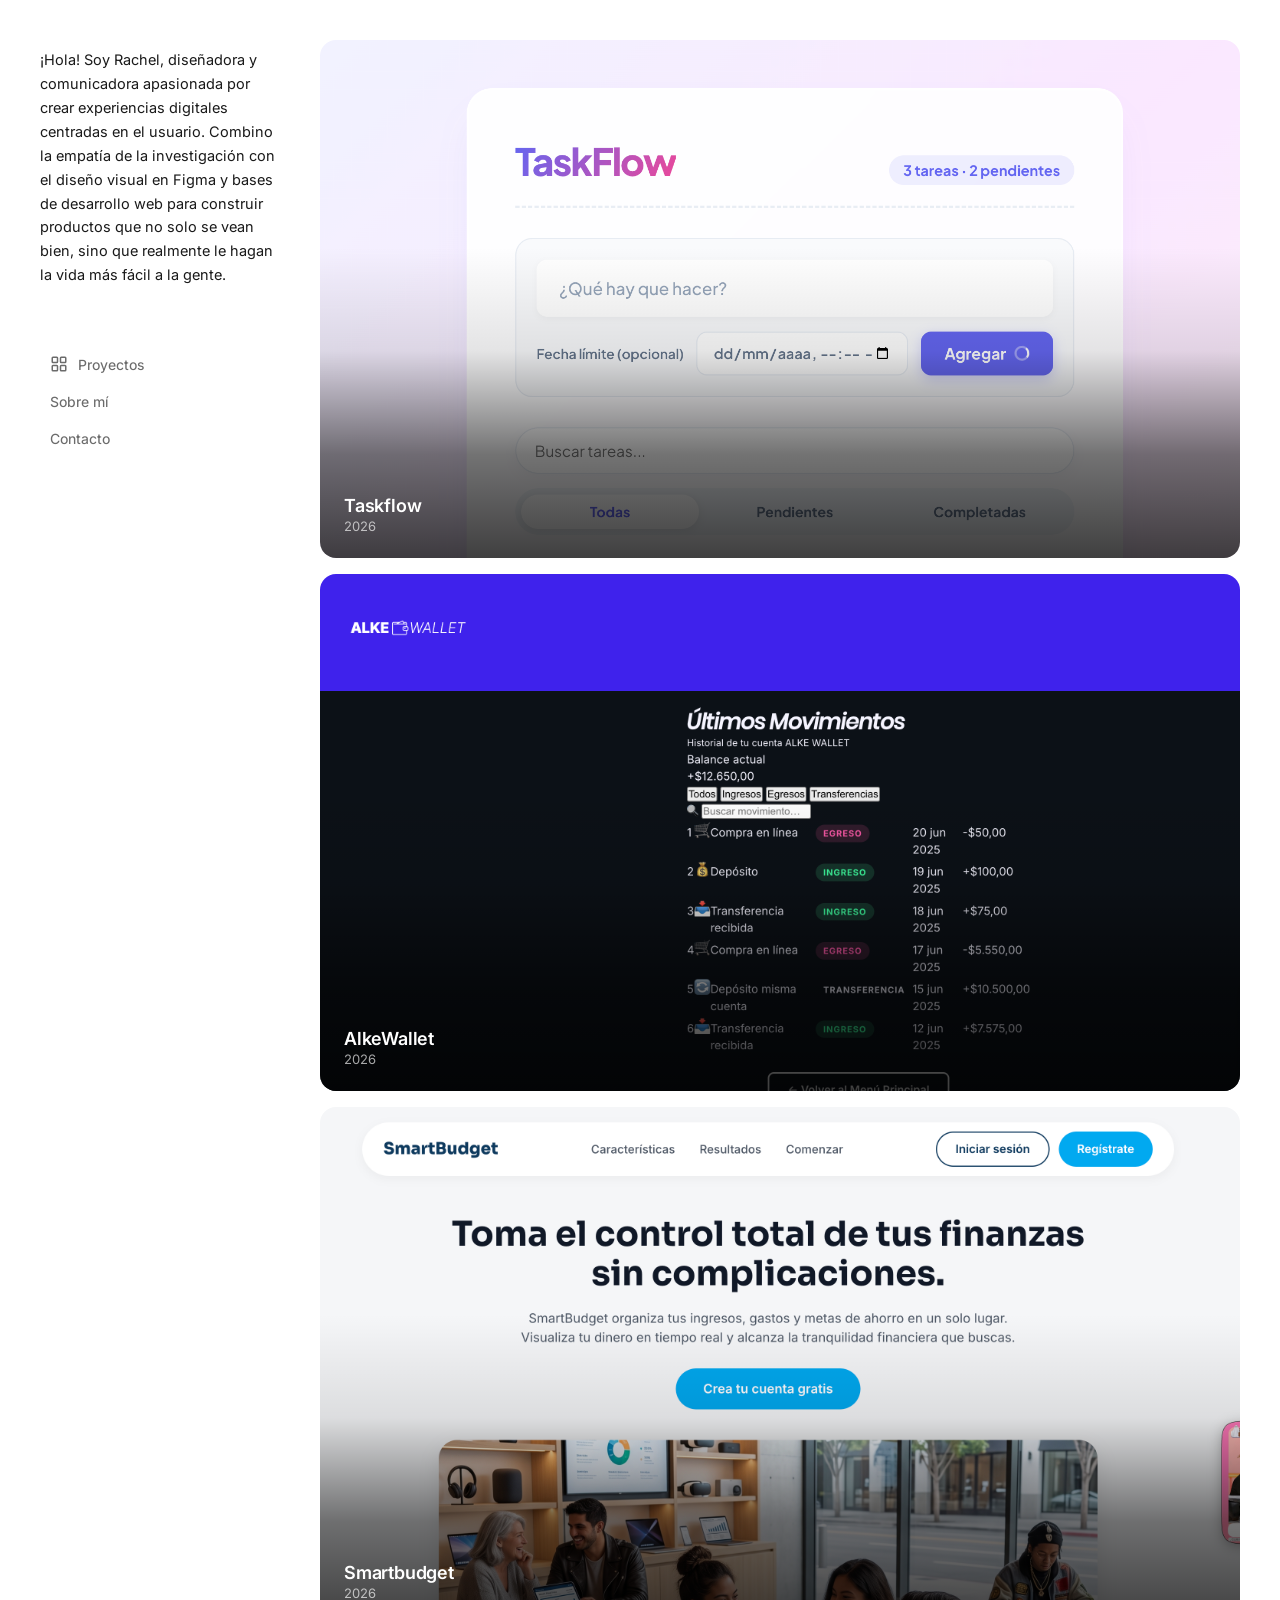
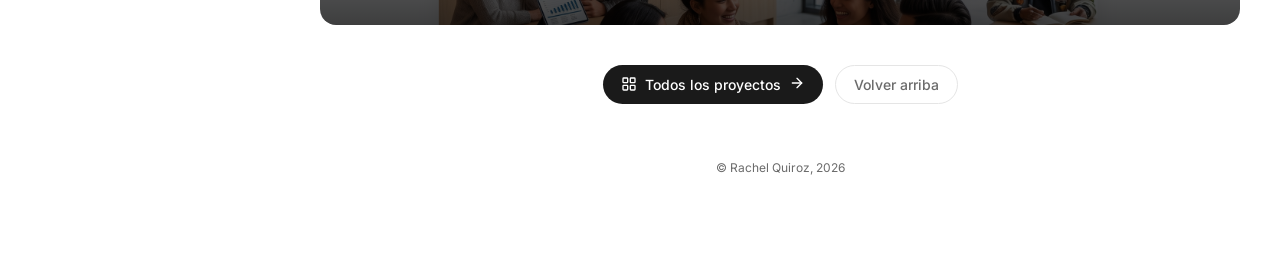
<file: index.html>
<!DOCTYPE html>
<html lang="en">

<head>
  <meta charset="UTF-8" />
  <meta name="viewport" content="width=device-width, initial-scale=1.0" />
  <title>Rachel Quiroz - Product Designer</title>
  <link rel="stylesheet" href="./assets/style.css">
  <link rel="preconnect" href="https://fonts.googleapis.com" />
  <link rel="preconnect" href="https://fonts.gstatic.com" crossorigin />
  <link href="https://fonts.googleapis.com/css2?family=Inter:wght@300;400;500;600&display=swap" rel="stylesheet" />

  <head>

  <body>

    <!-- Mobile bottom nav -->
    <nav class="nav-tabs">
      <a href="#">
        <svg viewBox="0 0 24 24" fill="none" stroke="currentColor" stroke-width="2" stroke-linecap="round"
          stroke-linejoin="round">
          <rect x="3" y="3" width="7" height="7" rx="1" />
          <rect x="14" y="3" width="7" height="7" rx="1" />
          <rect x="3" y="14" width="7" height="7" rx="1" />
          <rect x="14" y="14" width="7" height="7" rx="1" />
        </svg>
        Work
      </a>
      <a href="sobremi.html" target="_blank">
        <svg viewBox="0 0 24 24" fill="none" stroke="currentColor" stroke-width="2" stroke-linecap="round"
          stroke-linejoin="round">
          <path d="M4 4l11.733 16h4.267l-11.733-16z" />
          <path d="M4 20l6.768-6.768m2.46-2.46L20 4" />
        </svg>

      </a>
      <a href="contacto.html" target="_blank">
        <svg viewBox="0 0 24 24" fill="none" stroke="currentColor" stroke-width="2" stroke-linecap="round"
          stroke-linejoin="round">
          <path d="M11 17.5v-6.5h.5l4 6h.5v-6.5" />
          <path
            d="M19.077 20.071l-11.53.887a1 1 0 0 1-.876-.397l-2.471-3.294a1 1 0 0 1-.2-.6v-10.741a1 1 0 0 1 .923-.997l11.389-.876a2 2 0 0 1 1.262.33l1.535 1.023a2 2 0 0 1 .891 1.664v12.004a1 1 0 0 1-.923.997z" />
          <path d="M4.5 5.5l2.5 2.5" />
          <path d="M20 7l-13 1v12.5" />
        </svg>
        About me
      </a>
    </nav>

    <div class="home">

      <!-- ── SIDEBAR ── -->
      <section class="sidebar">
        <div class="intro">
          <p>¡Hola! Soy Rachel, diseñadora y comunicadora apasionada por crear experiencias digitales centradas en el
            usuario. Combino la empatía de la investigación con el diseño visual en Figma y bases de desarrollo web para
            construir productos que no solo se vean bien, sino que realmente le hagan la vida más fácil a la gente.
          <p>
        </div>

        <nav class="sidebar-nav">
          <a href="#">
            <svg viewBox="0 0 24 24" fill="none" stroke="currentColor" stroke-width="2" stroke-linecap="round"
              stroke-linejoin="round">
              <rect x="3" y="3" width="7" height="7" rx="1" />
              <rect x="14" y="3" width="7" height="7" rx="1" />
              <rect x="3" y="14" width="7" height="7" rx="1" />
              <rect x="14" y="14" width="7" height="7" rx="1" />
            </svg>
            Proyectos
          </a>
          <a href="sobremi.html" target="_blank">

            Sobre mí
          </a>
          <a href="contacto.html" target="_blank">

            Contacto
          </a>
        </nav>
      </section>

      <!-- ── PROJECTS ── -->
      <section class="featured-projects">

        <!-- Project 1 -->
        <a href="https://github.com/soylarach/TaskFlow" target="_blank" class="project-card">
          <img class="project-thumbnail" src="./assets/img/taskflow.png" alt="Taskflow" />
          <div class="project-overlay">
            <div class="project-info">
              <span class="project-title">Taskflow</span>
              <span class="project-year">2026</span>
            </div>
          </div>
        </a>

        <!-- Project 2 -->
        <a href="https://github.com/soylarach/AlkeWallet" target="_blank" class="project-card">
          <img class="project-thumbnail" src="./assets/img/alke.png" alt="AlkeWallet" />
          <div class="project-overlay">
            <div class="project-info">
              <span class="project-title">AlkeWallet</span>
              <span class="project-year">2026</span>
            </div>
          </div>
        </a>

        <!-- Project 3 -->
        <a href="https://github.com/soylarach/SmartBudget" target="_blank" class="project-card">
          <img class="project-thumbnail" src="./assets/img/smartbudget.png" alt="Smartbudget"/>
          <div class="project-overlay">
            <div class="project-info">
              <span class="project-title">Smartbudget</span>
              <span class="project-year">2026</span>
            </div>
          </div>
        </a>

        <!-- View All -->
        <div class="view-all-wrap">
          <a href="https://rqsalinas.myportfolio.com" target="_blank" rel="noopener noreferrer"
            class="btn btn-secondary">
            <svg viewBox="0 0 24 24" fill="none" stroke="currentColor" stroke-width="2" stroke-linecap="round"
              stroke-linejoin="round">
              <rect x="3" y="3" width="7" height="7" rx="1" />
              <rect x="14" y="3" width="7" height="7" rx="1" />
              <rect x="3" y="14" width="7" height="7" rx="1" />
              <rect x="14" y="14" width="7" height="7" rx="1" />
            </svg>
            Todos los proyectos
            <div class="btn-arrow">
              <svg viewBox="0 0 24 24" fill="none" stroke="currentColor" stroke-width="2" stroke-linecap="round"
                stroke-linejoin="round">
                <line x1="5" y1="12" x2="19" y2="12" />
                <polyline points="12 5 19 12 12 19" />
              </svg>
            </div>
          </a>

          <button class="btn btn-tertiary" onclick="window.scrollTo({ top: 0, behavior: 'smooth' });">
            Volver arriba
          </button>
        </div>

        <footer>
          <p>© Rachel Quiroz, 2026</p>
        </footer>

  </body>

</html>
</file>
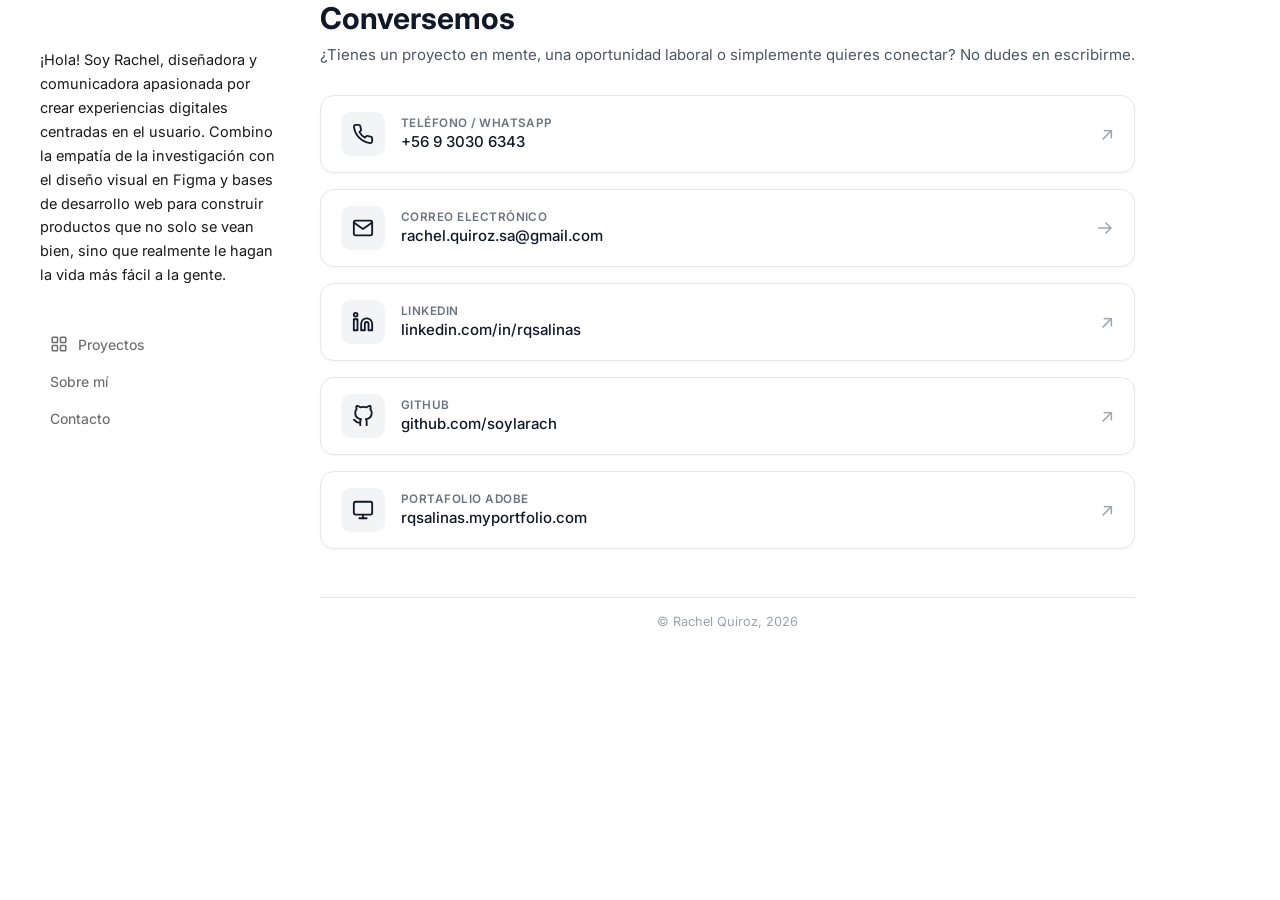
<file: contacto.html>
<!DOCTYPE html>
<html lang="es">

<head>
  <meta charset="UTF-8" />
  <meta name="viewport" content="width=device-width, initial-scale=1.0" />
  <title>Rachel Quiroz - Contacto</title>
  <link rel="stylesheet" href="./assets/style.css">
  <link rel="preconnect" href="https://fonts.googleapis.com" />
  <link rel="preconnect" href="https://fonts.gstatic.com" crossorigin />
  <link href="https://fonts.googleapis.com/css2?family=Inter:wght@300;400;500;600&display=swap" rel="stylesheet" />
</head>

<body>

  <!-- Mobile bottom nav -->
  <nav class="nav-tabs">
    <a href="./index.html">
      <svg viewBox="0 0 24 24" fill="none" stroke="currentColor" stroke-width="2" stroke-linecap="round" stroke-linejoin="round">
        <rect x="3" y="3" width="7" height="7" rx="1" />
        <rect x="14" y="3" width="7" height="7" rx="1" />
        <rect x="3" y="14" width="7" height="7" rx="1" />
        <rect x="14" y="14" width="7" height="7" rx="1" />
      </svg>
      Work
    </a>
    <a href="./sobremi.html">
      <svg viewBox="0 0 24 24" fill="none" stroke="currentColor" stroke-width="2" stroke-linecap="round" stroke-linejoin="round">
        <circle cx="12" cy="7" r="4" />
        <path d="M20 21v-2a4 4 0 0 0-4-4H8a4 4 0 0 0-4 4v2" />
      </svg>
      About me
    </a>
    <a href="./contacto.html" class="active">
      <svg viewBox="0 0 24 24" fill="none" stroke="currentColor" stroke-width="2" stroke-linecap="round" stroke-linejoin="round">
        <path d="M4 4h16c1.1 0 2 .9 2 2v12c0 1.1-.9 2-2 2H4c-1.1 0-2-.9-2-2V6c0-1.1.9-2 2-2z" />
        <polyline points="22,6 12,13 2,6" />
      </svg>
      Contacto
    </a>
  </nav>

  <div class="home">

    <!-- ── BARRA LATERAL IZQUIERDA ── -->
    <section class="sidebar">
      <div class="intro">
        <p>¡Hola! Soy Rachel, diseñadora y comunicadora apasionada por crear experiencias digitales centradas en el
          usuario. Combino la empatía de la investigación con el diseño visual en Figma y bases de desarrollo web para
          construir productos que no solo se vean bien, sino que realmente le hagan la vida más fácil a la gente.
        </p>
      </div>

      <nav class="sidebar-nav">
        <a href="./index.html">
          <svg viewBox="0 0 24 24" fill="none" stroke="currentColor" stroke-width="2" stroke-linecap="round" stroke-linejoin="round">
            <rect x="3" y="3" width="7" height="7" rx="1" />
            <rect x="14" y="3" width="7" height="7" rx="1" />
            <rect x="3" y="14" width="7" height="7" rx="1" />
            <rect x="14" y="14" width="7" height="7" rx="1" />
          </svg>
          Proyectos
        </a>
        <a href="./sobremi.html">
          Sobre mí
        </a>
        <a href="./contacto.html" class="active">
          Contacto
        </a>
      </nav>
    </section>

    <!-- ── CONTENIDO PRINCIPAL: CONTACTO (AL CENTRO) ── -->
    <main class="contact-content">

      <header class="contact-header">
        <h1 style="color: #111827; margin-bottom: 8px;">Conversemos</h1>
        <p style="color: #4b5563; font-size: 1rem; line-height: 1.5; margin-bottom: 28px;">
          ¿Tienes un proyecto en mente, una oportunidad laboral o simplemente quieres conectar? No dudes en escribirme.
        </p>
      </header>

      <section class="contact-list" style="display: flex; flex-direction: column; gap: 16px;">
        
        <!-- Teléfono / WhatsApp -->
        <a href="https://wa.me/56930306343" target="_blank" rel="noopener noreferrer" style="display: flex; align-items: center; gap: 16px; padding: 16px 20px; background-color: #ffffff; border: 1px solid #e5e7eb; border-radius: 14px; text-decoration: none; color: #111827; box-shadow: 0 1px 3px rgba(0,0,0,0.04);">
          <div style="width: 44px; height: 44px; min-width: 44px; background-color: #f3f4f6; border-radius: 10px; display: flex; align-items: center; justify-content: center; flex-shrink: 0;">
            <svg width="22" height="22" viewBox="0 0 24 24" fill="none" stroke="#111827" stroke-width="2" stroke-linecap="round" stroke-linejoin="round">
              <path d="M22 16.92v3a2 2 0 0 1-2.18 2 19.79 19.79 0 0 1-8.63-3.07 19.5 19.5 0 0 1-6-6 19.79 19.79 0 0 1-3.07-8.67A2 2 0 0 1 4.11 2h3a2 2 0 0 1 2 1.72 12.84 12.84 0 0 0 .7 2.81 2 2 0 0 1-.45 2.11L8.09 9.91a16 16 0 0 0 6 6l1.27-1.27a2 2 0 0 1 2.11-.45 12.84 12.84 0 0 0 2.81.7A2 2 0 0 1 22 16.92z"/>
            </svg>
          </div>
          <div style="flex: 1; display: flex; flex-direction: column; text-align: left;">
            <span style="font-size: 0.78rem; text-transform: uppercase; letter-spacing: 0.04em; color: #6b7280; font-weight: 600;">Teléfono / WhatsApp</span>
            <span style="font-size: 1rem; font-weight: 500; color: #111827; margin-top: 2px;">+56 9 3030 6343</span>
          </div>
          <span style="color: #9ca3af; font-size: 1.25rem;">↗</span>
        </a>

        <!-- Correo electrónico -->
        <a href="mailto:rachel.quiroz.sa@gmail.com" style="display: flex; align-items: center; gap: 16px; padding: 16px 20px; background-color: #ffffff; border: 1px solid #e5e7eb; border-radius: 14px; text-decoration: none; color: #111827; box-shadow: 0 1px 3px rgba(0,0,0,0.04);">
          <div style="width: 44px; height: 44px; min-width: 44px; background-color: #f3f4f6; border-radius: 10px; display: flex; align-items: center; justify-content: center; flex-shrink: 0;">
            <svg width="22" height="22" viewBox="0 0 24 24" fill="none" stroke="#111827" stroke-width="2" stroke-linecap="round" stroke-linejoin="round">
              <path d="M4 4h16c1.1 0 2 .9 2 2v12c0 1.1-.9 2-2 2H4c-1.1 0-2-.9-2-2V6c0-1.1.9-2 2-2z" />
              <polyline points="22,6 12,13 2,6" />
            </svg>
          </div>
          <div style="flex: 1; display: flex; flex-direction: column; text-align: left;">
            <span style="font-size: 0.78rem; text-transform: uppercase; letter-spacing: 0.04em; color: #6b7280; font-weight: 600;">Correo electrónico</span>
            <span style="font-size: 1rem; font-weight: 500; color: #111827; margin-top: 2px;">rachel.quiroz.sa@gmail.com</span>
          </div>
          <span style="color: #9ca3af; font-size: 1.25rem;">→</span>
        </a>

        <!-- LinkedIn -->
        <a href="https://www.linkedin.com/in/rqsalinas" target="_blank" rel="noopener noreferrer" style="display: flex; align-items: center; gap: 16px; padding: 16px 20px; background-color: #ffffff; border: 1px solid #e5e7eb; border-radius: 14px; text-decoration: none; color: #111827; box-shadow: 0 1px 3px rgba(0,0,0,0.04);">
          <div style="width: 44px; height: 44px; min-width: 44px; background-color: #f3f4f6; border-radius: 10px; display: flex; align-items: center; justify-content: center; flex-shrink: 0;">
            <svg width="22" height="22" viewBox="0 0 24 24" fill="none" stroke="#111827" stroke-width="2" stroke-linecap="round" stroke-linejoin="round">
              <path d="M16 8a6 6 0 0 1 6 6v7h-4v-7a2 2 0 0 0-2-2 2 2 0 0 0-2 2v7h-4v-7a6 6 0 0 1 6-6z" />
              <rect x="2" y="9" width="4" height="12" />
              <circle cx="4" cy="4" r="2" />
            </svg>
          </div>
          <div style="flex: 1; display: flex; flex-direction: column; text-align: left;">
            <span style="font-size: 0.78rem; text-transform: uppercase; letter-spacing: 0.04em; color: #6b7280; font-weight: 600;">LinkedIn</span>
            <span style="font-size: 1rem; font-weight: 500; color: #111827; margin-top: 2px;">linkedin.com/in/rqsalinas</span>
          </div>
          <span style="color: #9ca3af; font-size: 1.25rem;">↗</span>
        </a>

        <!-- GitHub -->
        <a href="https://github.com/soylarach" target="_blank" rel="noopener noreferrer" style="display: flex; align-items: center; gap: 16px; padding: 16px 20px; background-color: #ffffff; border: 1px solid #e5e7eb; border-radius: 14px; text-decoration: none; color: #111827; box-shadow: 0 1px 3px rgba(0,0,0,0.04);">
          <div style="width: 44px; height: 44px; min-width: 44px; background-color: #f3f4f6; border-radius: 10px; display: flex; align-items: center; justify-content: center; flex-shrink: 0;">
            <svg width="22" height="22" viewBox="0 0 24 24" fill="none" stroke="#111827" stroke-width="2" stroke-linecap="round" stroke-linejoin="round">
              <path d="M9 19c-5 1.5-5-2.5-7-3m14 6v-3.87a3.37 3.37 0 0 0-.94-2.61c3.14-.35 6.44-1.54 6.44-7A5.44 5.44 0 0 0 20 4.77 5.07 5.07 0 0 0 19.91 1S18.73.65 16 2.48a13.38 13.38 0 0 0-7 0C6.27.65 5.09 1 5.09 1A5.07 5.07 0 0 0 5 4.77a5.44 5.44 0 0 0-1.5 3.78c0 5.42 3.3 6.61 6.44 7A3.37 3.37 0 0 0 9 18.13V22" />
            </svg>
          </div>
          <div style="flex: 1; display: flex; flex-direction: column; text-align: left;">
            <span style="font-size: 0.78rem; text-transform: uppercase; letter-spacing: 0.04em; color: #6b7280; font-weight: 600;">GitHub</span>
            <span style="font-size: 1rem; font-weight: 500; color: #111827; margin-top: 2px;">github.com/soylarach</span>
          </div>
          <span style="color: #9ca3af; font-size: 1.25rem;">↗</span>
        </a>

        <!-- Portafolio Adobe -->
        <a href="https://rqsalinas.myportfolio.com" target="_blank" rel="noopener noreferrer" style="display: flex; align-items: center; gap: 16px; padding: 16px 20px; background-color: #ffffff; border: 1px solid #e5e7eb; border-radius: 14px; text-decoration: none; color: #111827; box-shadow: 0 1px 3px rgba(0,0,0,0.04);">
          <div style="width: 44px; height: 44px; min-width: 44px; background-color: #f3f4f6; border-radius: 10px; display: flex; align-items: center; justify-content: center; flex-shrink: 0;">
            <svg width="22" height="22" viewBox="0 0 24 24" fill="none" stroke="#111827" stroke-width="2" stroke-linecap="round" stroke-linejoin="round">
              <rect x="2" y="3" width="20" height="14" rx="2" ry="2" />
              <line x1="8" y1="21" x2="16" y2="21" />
              <line x1="12" y1="17" x2="12" y2="21" />
            </svg>
          </div>
          <div style="flex: 1; display: flex; flex-direction: column; text-align: left;">
            <span style="font-size: 0.78rem; text-transform: uppercase; letter-spacing: 0.04em; color: #6b7280; font-weight: 600;">Portafolio Adobe</span>
            <span style="font-size: 1rem; font-weight: 500; color: #111827; margin-top: 2px;">rqsalinas.myportfolio.com</span>
          </div>
          <span style="color: #9ca3af; font-size: 1.25rem;">↗</span>
        </a>

      </section>

      <footer style="margin-top: 48px; border-top: 1px solid #e5e7eb; padding-top: 16px;">
        <p style="color: #9ca3af; font-size: 0.85rem;">© Rachel Quiroz, 2026</p>
      </footer>

    </main>

  </div>

</body>

</html>
</file>
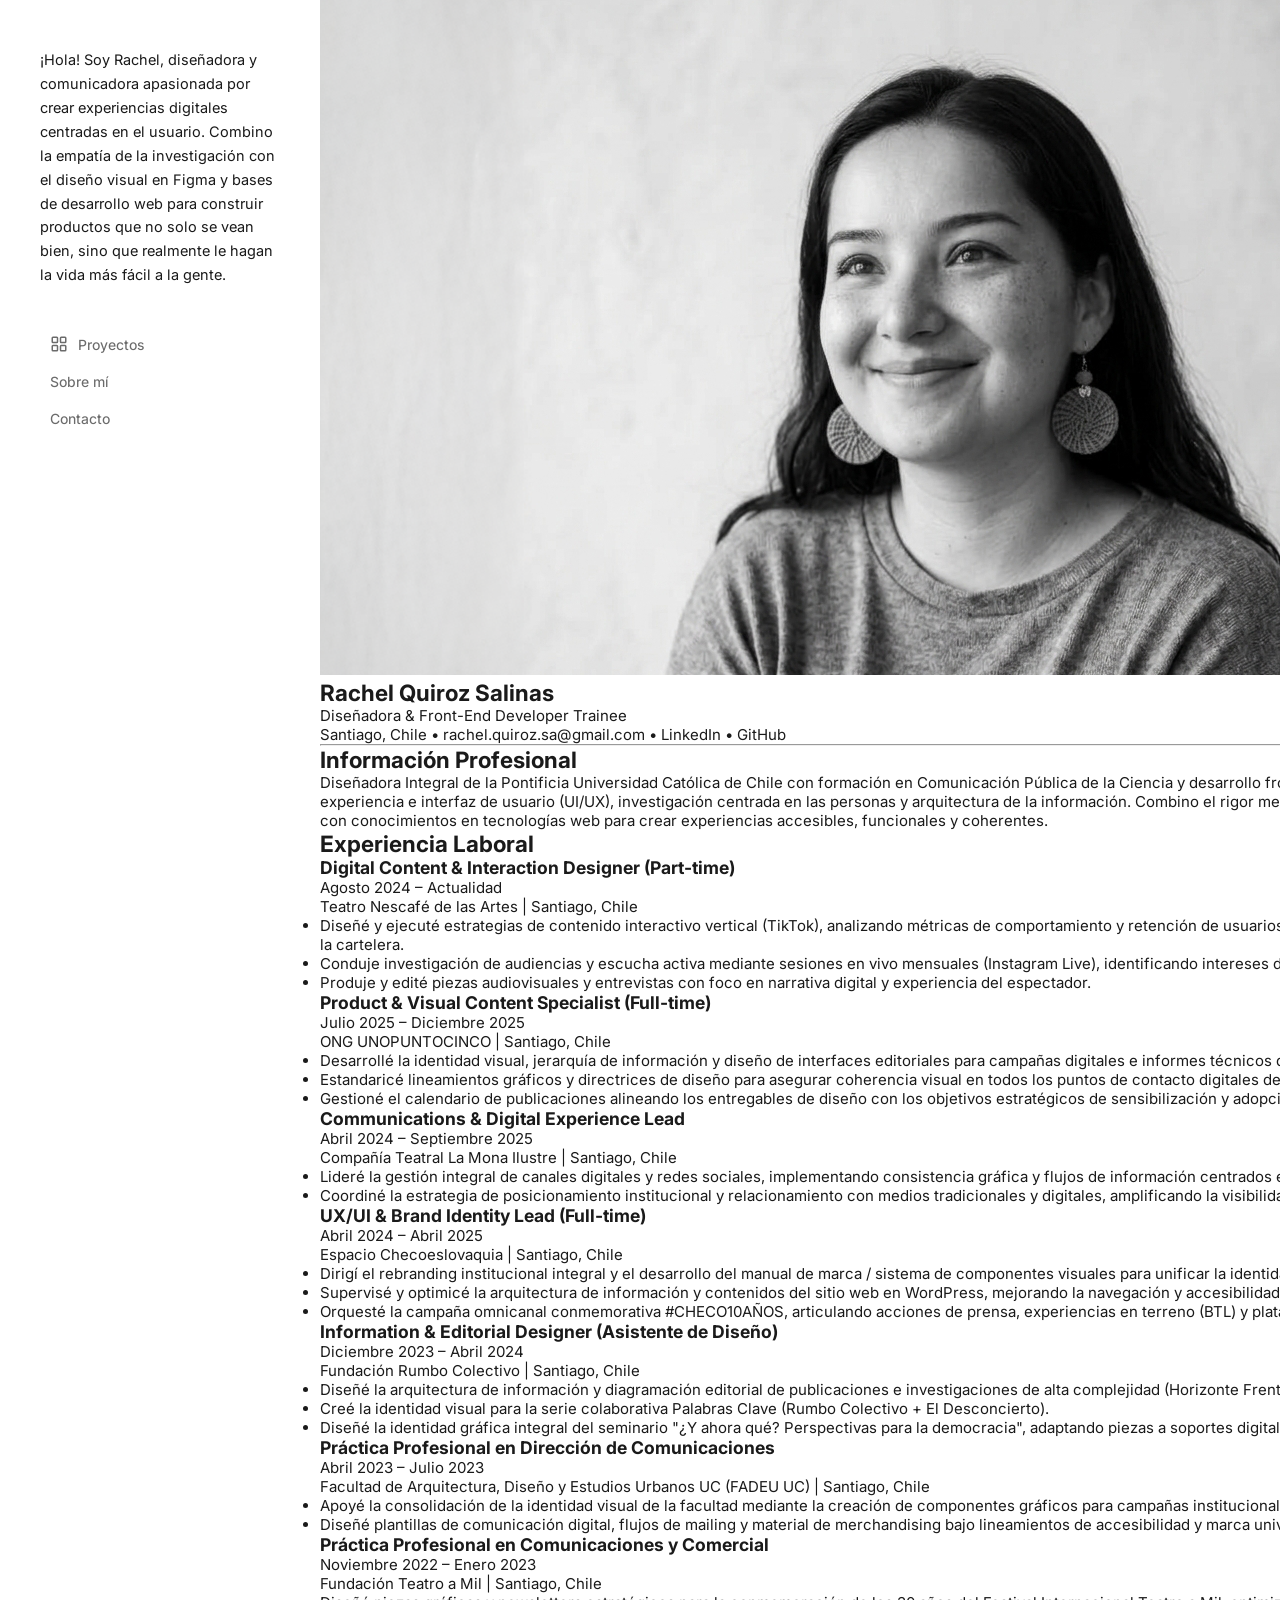
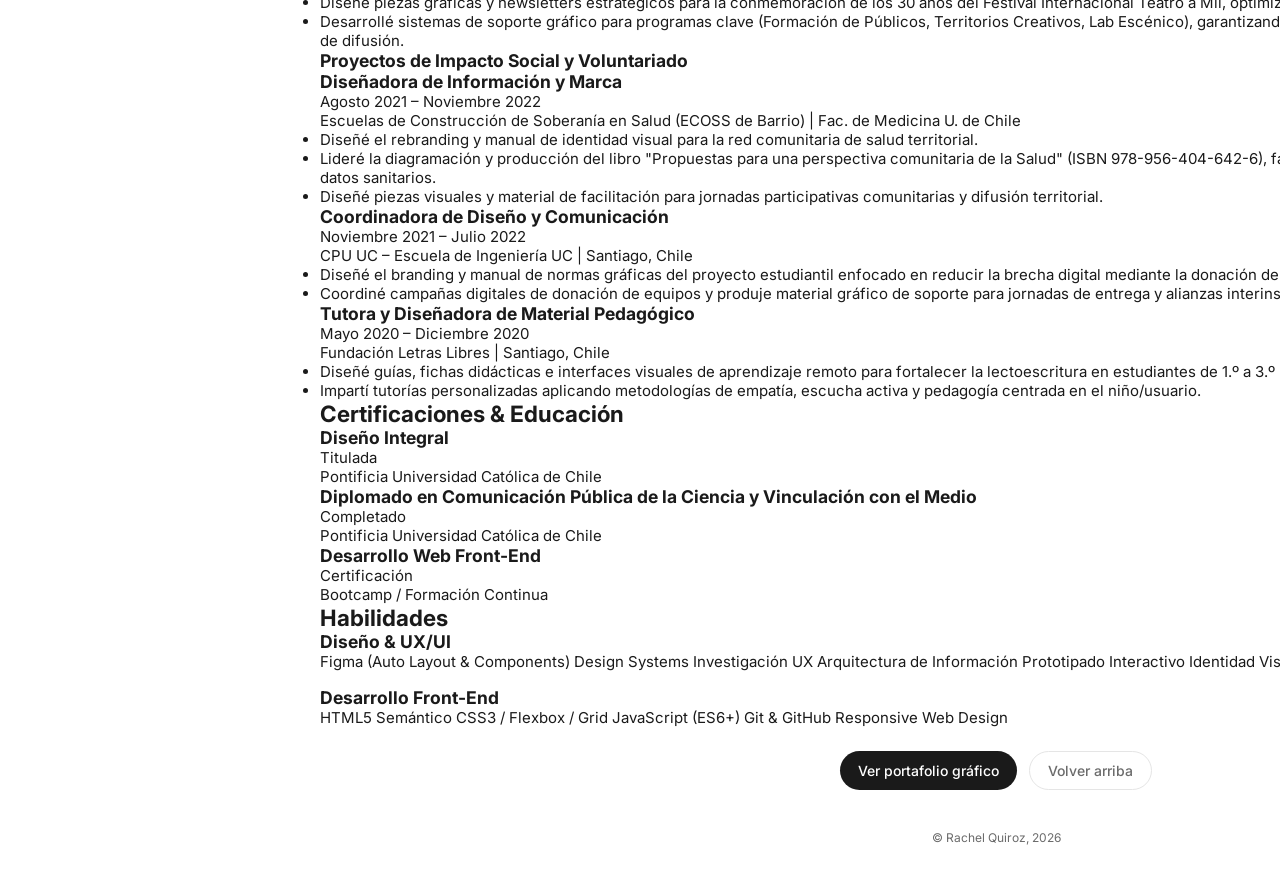
<file: sobremi.html>
<!DOCTYPE html>
<html lang="es">

<head>
  <meta charset="UTF-8" />
  <meta name="viewport" content="width=device-width, initial-scale=1.0" />
  <title>Rachel Quiroz - Sobre mí / CV</title>
  <link rel="stylesheet" href="./assets/style.css">
  <link rel="preconnect" href="https://fonts.googleapis.com" />
  <link rel="preconnect" href="https://fonts.gstatic.com" crossorigin />
  <link href="https://fonts.googleapis.com/css2?family=Inter:wght@300;400;500;600&display=swap" rel="stylesheet" />
</head>

<body>

  <!-- Mobile bottom nav -->
  <nav class="nav-tabs">
    <a href="./index.html">
      <svg viewBox="0 0 24 24" fill="none" stroke="currentColor" stroke-width="2" stroke-linecap="round" stroke-linejoin="round">
        <rect x="3" y="3" width="7" height="7" rx="1" />
        <rect x="14" y="3" width="7" height="7" rx="1" />
        <rect x="3" y="14" width="7" height="7" rx="1" />
        <rect x="14" y="14" width="7" height="7" rx="1" />
      </svg>
      Work
    </a>
    <a href="./sobremi.html" class="active">
      <svg viewBox="0 0 24 24" fill="none" stroke="currentColor" stroke-width="2" stroke-linecap="round" stroke-linejoin="round">
        <circle cx="12" cy="7" r="4" />
        <path d="M20 21v-2a4 4 0 0 0-4-4H8a4 4 0 0 0-4 4v2" />
      </svg>
      About me
    </a>
    <a href="./contacto.html">
      <svg viewBox="0 0 24 24" fill="none" stroke="currentColor" stroke-width="2" stroke-linecap="round" stroke-linejoin="round">
        <path d="M4 4h16c1.1 0 2 .9 2 2v12c0 1.1-.9 2-2 2H4c-1.1 0-2-.9-2-2V6c0-1.1.9-2 2-2z" />
        <polyline points="22,6 12,13 2,6" />
      </svg>
      Contacto
    </a>
  </nav>

  <div class="home">

    <!-- ── SIDEBAR (Idéntica a index.html) ── -->
    <section class="sidebar">
      <div class="intro">
        <p>¡Hola! Soy Rachel, diseñadora y comunicadora apasionada por crear experiencias digitales centradas en el
          usuario. Combino la empatía de la investigación con el diseño visual en Figma y bases de desarrollo web para
          construir productos que no solo se vean bien, sino que realmente le hagan la vida más fácil a la gente.
        </p>
      </div>

      <nav class="sidebar-nav">
        <a href="./index.html">
          <svg viewBox="0 0 24 24" fill="none" stroke="currentColor" stroke-width="2" stroke-linecap="round" stroke-linejoin="round">
            <rect x="3" y="3" width="7" height="7" rx="1" />
            <rect x="14" y="3" width="7" height="7" rx="1" />
            <rect x="3" y="14" width="7" height="7" rx="1" />
            <rect x="14" y="14" width="7" height="7" rx="1" />
          </svg>
          Proyectos
        </a>
        <a href="./sobremi.html" class="active">
          Sobre mí
        </a>
        <a href="./contacto.html">
          Contacto
        </a>
      </nav>
    </section>

    <!-- ── CONTENIDO PRINCIPAL: CV ── -->
    <main class="cv-content">

      <!-- 1. INFORMACIÓN PERSONAL CON FOTO -->
      <section class="cv-personal">
        <div class="cv-avatar-wrap">
          <img src="./assets/img/Rachel retrato.png" alt="Rachel Quiroz Salinas" class="cv-avatar" />
        </div>
        <div class="cv-personal-details">
          <h1>Rachel Quiroz Salinas</h1>
          <p class="cv-role">Diseñadora & Front-End Developer Trainee</p>
          <div class="cv-contact-info">
            <span>Santiago, Chile</span> • 
            <span><a href="mailto:rachel.quiroz.sa@gmail.com">rachel.quiroz.sa@gmail.com</a></span> • 
            <span><a href="https://linkedin.com/in/rachelqs" target="_blank" rel="noopener noreferrer">LinkedIn</a></span> • 
            <span><a href="https://github.com/soylarach" target="_blank" rel="noopener noreferrer">GitHub</a></span>
          </div>
        </div>
      </section>

      <hr class="cv-divider" />

      <!-- 2. INFORMACIÓN PROFESIONAL -->
      <section class="cv-section">
        <h2>Información Profesional</h2>
        <p class="cv-desc">
          Diseñadora Integral de la Pontificia Universidad Católica de Chile con formación en Comunicación Pública de la Ciencia y desarrollo front-end. Especializada en diseño de producto digital, experiencia e interfaz de usuario (UI/UX), investigación centrada en las personas y arquitectura de la información. Combino el rigor metodológico del diseño visual y prototipado en Figma con conocimientos en tecnologías web para crear experiencias accesibles, funcionales y coherentes.
        </p>
        <div>       

        </div>
      </section>

      <!-- 3. EXPERIENCIA LABORAL -->
      <section class="cv-section">
        <h2>Experiencia Laboral</h2>

        <!-- Teatro Nescafé de las Artes -->
        <article class="cv-item">
          <div class="cv-item-header">
            <h3>Digital Content & Interaction Designer (Part-time)</h3>
            <span class="cv-date">Agosto 2024 – Actualidad</span>
          </div>
          <p class="cv-company">Teatro Nescafé de las Artes | Santiago, Chile</p>
          <ul class="cv-bullets">
            <li>Diseñé y ejecuté estrategias de contenido interactivo vertical (TikTok), analizando métricas de comportamiento y retención de usuarios para optimizar la arquitectura visual y el enganche de la cartelera.</li>
            <li>Conduje investigación de audiencias y escucha activa mediante sesiones en vivo mensuales (Instagram Live), identificando intereses de la comunidad para iterar la propuesta de contenidos.</li>
            <li>Produje y edité piezas audiovisuales y entrevistas con foco en narrativa digital y experiencia del espectador.</li>
          </ul>
        </article>

        <!-- ONG UNOPUNTOCINCO -->
        <article class="cv-item">
          <div class="cv-item-header">
            <h3>Product & Visual Content Specialist (Full-time)</h3>
            <span class="cv-date">Julio 2025 – Diciembre 2025</span>
          </div>
          <p class="cv-company">ONG UNOPUNTOCINCO | Santiago, Chile</p>
          <ul class="cv-bullets">
            <li>Desarrollé la identidad visual, jerarquía de información y diseño de interfaces editoriales para campañas digitales e informes técnicos de alta complejidad ambiental.</li>
            <li>Estandaricé lineamientos gráficos y directrices de diseño para asegurar coherencia visual en todos los puntos de contacto digitales de la organización.</li>
            <li>Gestioné el calendario de publicaciones alineando los entregables de diseño con los objetivos estratégicos de sensibilización y adopción de la audiencia.</li>
          </ul>
        </article>

        <!-- Compañía Teatral La Mona Ilustre -->
        <article class="cv-item">
          <div class="cv-item-header">
            <h3>Communications & Digital Experience Lead</h3>
            <span class="cv-date">Abril 2024 – Septiembre 2025</span>
          </div>
          <p class="cv-company">Compañía Teatral La Mona Ilustre | Santiago, Chile</p>
          <ul class="cv-bullets">
            <li>Lideré la gestión integral de canales digitales y redes sociales, implementando consistencia gráfica y flujos de información centrados en el público.</li>
            <li>Coordiné la estrategia de posicionamiento institucional y relacionamiento con medios tradicionales y digitales, amplificando la visibilidad de temporadas y funciones.</li>
          </ul>
        </article>

        <!-- Espacio Checoeslovaquia -->
        <article class="cv-item">
          <div class="cv-item-header">
            <h3>UX/UI & Brand Identity Lead (Full-time)</h3>
            <span class="cv-date">Abril 2024 – Abril 2025</span>
          </div>
          <p class="cv-company">Espacio Checoeslovaquia | Santiago, Chile</p>
          <ul class="cv-bullets">
            <li>Dirigí el rebranding institucional integral y el desarrollo del manual de marca / sistema de componentes visuales para unificar la identidad física y digital.</li>
            <li>Supervisé y optimicé la arquitectura de información y contenidos del sitio web en WordPress, mejorando la navegación y accesibilidad de la plataforma.</li>
            <li>Orquesté la campaña omnicanal conmemorativa #CHECO10AÑOS, articulando acciones de prensa, experiencias en terreno (BTL) y plataformas web.</li>
          </ul>
        </article>

        <!-- Fundación Rumbo Colectivo -->
        <article class="cv-item">
          <div class="cv-item-header">
            <h3>Information & Editorial Designer (Asistente de Diseño)</h3>
            <span class="cv-date">Diciembre 2023 – Abril 2024</span>
          </div>
          <p class="cv-company">Fundación Rumbo Colectivo | Santiago, Chile</p>
          <ul class="cv-bullets">
            <li>Diseñé la arquitectura de información y diagramación editorial de publicaciones e investigaciones de alta complejidad (Horizonte Frente Amplio, Revista Rumbo, estudio NEP).</li>
            <li>Creé la identidad visual para la serie colaborativa Palabras Clave (Rumbo Colectivo + El Desconcierto).</li>
            <li>Diseñé la identidad gráfica integral del seminario "¿Y ahora qué? Perspectivas para la democracia", adaptando piezas a soportes digitales, prensa y eventos presenciales.</li>
          </ul>
        </article>

        <!-- Práctica FADEU UC -->
        <article class="cv-item">
          <div class="cv-item-header">
            <h3>Práctica Profesional en Dirección de Comunicaciones</h3>
            <span class="cv-date">Abril 2023 – Julio 2023</span>
          </div>
          <p class="cv-company">Facultad de Arquitectura, Diseño y Estudios Urbanos UC (FADEU UC) | Santiago, Chile</p>
          <ul class="cv-bullets">
            <li>Apoyé la consolidación de la identidad visual de la facultad mediante la creación de componentes gráficos para campañas institucionales internas y externas.</li>
            <li>Diseñé plantillas de comunicación digital, flujos de mailing y material de merchandising bajo lineamientos de accesibilidad y marca universitaria.</li>
          </ul>
        </article>

        <!-- Práctica Teatro a Mil -->
        <article class="cv-item">
          <div class="cv-item-header">
            <h3>Práctica Profesional en Comunicaciones y Comercial</h3>
            <span class="cv-date">Noviembre 2022 – Enero 2023</span>
          </div>
          <p class="cv-company">Fundación Teatro a Mil | Santiago, Chile</p>
          <ul class="cv-bullets">
            <li>Diseñé piezas gráficas y newsletters estratégicos para la conmemoración de los 30 años del Festival Internacional Teatro a Mil, optimizando la jerarquía visual de la información.</li>
            <li>Desarrollé sistemas de soporte gráfico para programas clave (Formación de Públicos, Territorios Creativos, Lab Escénico), garantizando accesibilidad y consistencia en material educativo y de difusión.</li>
          </ul>
        </article>

        <!-- Proyectos de Impacto Social / Voluntariado -->
        <h3 class="cv-subsection-title">Proyectos de Impacto Social y Voluntariado</h3>

        <article class="cv-item">
          <div class="cv-item-header">
            <h3>Diseñadora de Información y Marca</h3>
            <span class="cv-date">Agosto 2021 – Noviembre 2022</span>
          </div>
          <p class="cv-company">Escuelas de Construcción de Soberanía en Salud (ECOSS de Barrio) | Fac. de Medicina U. de Chile</p>
          <ul class="cv-bullets">
            <li>Diseñé el rebranding y manual de identidad visual para la red comunitaria de salud territorial.</li>
            <li>Lideré la diagramación y producción del libro "Propuestas para una perspectiva comunitaria de la Salud" (ISBN 978-956-404-642-6), facilitando la lectura de metodologías participativas y datos sanitarios.</li>
            <li>Diseñé piezas visuales y material de facilitación para jornadas participativas comunitarias y difusión territorial.</li>
          </ul>
        </article>

        <article class="cv-item">
          <div class="cv-item-header">
            <h3>Coordinadora de Diseño y Comunicación</h3>
            <span class="cv-date">Noviembre 2021 – Julio 2022</span>
          </div>
          <p class="cv-company">CPU UC – Escuela de Ingeniería UC | Santiago, Chile</p>
          <ul class="cv-bullets">
            <li>Diseñé el branding y manual de normas gráficas del proyecto estudiantil enfocado en reducir la brecha digital mediante la donación de tecnología a comunidades vulnerables.</li>
            <li>Coordiné campañas digitales de donación de equipos y produje material gráfico de soporte para jornadas de entrega y alianzas interinstitucionales.</li>
          </ul>
        </article>

        <article class="cv-item">
          <div class="cv-item-header">
            <h3>Tutora y Diseñadora de Material Pedagógico</h3>
            <span class="cv-date">Mayo 2020 – Diciembre 2020</span>
          </div>
          <p class="cv-company">Fundación Letras Libres | Santiago, Chile</p>
          <ul class="cv-bullets">
            <li>Diseñé guías, fichas didácticas e interfaces visuales de aprendizaje remoto para fortalecer la lectoescritura en estudiantes de 1.º a 3.º básico en contextos vulnerables.</li>
            <li>Impartí tutorías personalizadas aplicando metodologías de empatía, escucha activa y pedagogía centrada en el niño/usuario.</li>
          </ul>
        </article>
      </section>

      <!-- 4. CERTIFICACIONES & EDUCACIÓN -->
      <section class="cv-section">
        <h2>Certificaciones & Educación</h2>
<div></div>
        <article class="cv-item">
          <div class="cv-item-header">
            <h3>Diseño Integral</h3>
            <span class="cv-date">Titulada</span>
          </div>
          <p class="cv-company">Pontificia Universidad Católica de Chile</p>
        </article>

        <article class="cv-item">
          <div class="cv-item-header">
            <h3>Diplomado en Comunicación Pública de la Ciencia y Vinculación con el Medio</h3>
            <span class="cv-date">Completado</span>
          </div>
          <p class="cv-company">Pontificia Universidad Católica de Chile</p>
        </article>
<div></div>
        <article class="cv-item">
          <div class="cv-item-header">
            <h3>Desarrollo Web Front-End</h3>
            <span class="cv-date">Certificación</span>
          </div>
          <p class="cv-company">Bootcamp / Formación Continua</p>
        </article>
      </section>

      <!-- 5. HABILIDADES -->
      <section class="cv-section">
        <h2>Habilidades</h2>

        <div class="skills-category">
          <h3>Diseño & UX/UI</h3>
          <div class="skills-tags">
            <span>Figma (Auto Layout & Components)</span>
            <span>Design Systems</span>
            <span>Investigación UX</span>
            <span>Arquitectura de Información</span>
            <span>Prototipado Interactivo</span>
            <span>Identidad Visual & Branding</span>
          </div>
        </div>

        <div class="skills-category" style="margin-top: 16px;">
          <h3>Desarrollo Front-End</h3>
          <div class="skills-tags">
            <span>HTML5 Semántico</span>
            <span>CSS3 / Flexbox / Grid</span>
            <span>JavaScript (ES6+)</span>
            <span>Git & GitHub</span>
            <span>Responsive Web Design</span>
          </div>
        </div>
      </section>

      <!-- Botón de retorno y footer -->
      <div class="view-all-wrap">
        <a href="https://rqsalinas.myportfolio.com" target="_blank" rel="noopener noreferrer" class="btn btn-secondary">
          Ver portafolio gráfico
        </a>
        <button class="btn btn-tertiary" onclick="window.scrollTo({ top: 0, behavior: 'smooth' });">
          Volver arriba
        </button>
      </div>

      <footer>
        <p>© Rachel Quiroz, 2026</p>
      </footer>

    </main>

  </div>

</body>

</html>
</file>
<file: assets/style.css>
/* ── RESET ── */
*,
*::before,
*::after {
  box-sizing: border-box;
  margin: 0;
  padding: 0;
}

/* ── VARIABLES ── */
:root {
  --bg: #ffffff;
  --text: #1a1a1a;
  --text-secondary: #6b6b6b;
  --border: #e5e5e5;
  --nav-width: 260px;
  --sidebar-width: 320px;
}

/* ── BASE ── */
html {
  font-family: 'Inter', -apple-system, BlinkMacSystemFont, sans-serif;
  background: var(--bg);
  color: var(--text);
  font-size: 15px;
  -webkit-font-smoothing: antialiased;
}

a {
  color: inherit;
  text-decoration: none;
}

/* ── MOBILE BOTTOM NAV ── */
.nav-tabs {
  display: none;
  position: fixed;
  bottom: 0;
  left: 0;
  right: 0;
  z-index: 100;
  background: rgba(255, 255, 255, 0.92);
  backdrop-filter: blur(12px);
  border-top: 1px solid var(--border);
  padding: 8px 0 max(8px, env(safe-area-inset-bottom));
  justify-content: space-around;
}

.nav-tabs a {
  display: flex;
  flex-direction: column;
  align-items: center;
  gap: 4px;
  font-size: 11px;
  color: var(--text-secondary);
  padding: 4px 16px;
}

.nav-tabs a svg {
  width: 22px;
  height: 22px;
}

/* ── LAYOUT ── */
.home {
  display: flex;
  min-height: 100vh;
}

/* ── SIDEBAR ── */
.sidebar {
  width: var(--sidebar-width);
  min-height: 100vh;
  padding: 48px 40px;
  position: sticky;
  top: 0;
  height: 100vh;
  display: flex;
  flex-direction: column;
  gap: 40px;
  flex-shrink: 0;
}

.intro p {
  line-height: 1.65;
  color: var(--text);
  font-size: 14.5px;
}

.intro p+p {
  margin-top: 20px;
}

.intro a {
  text-decoration: underline;
  text-underline-offset: 3px;
}

.intro a:hover {
  opacity: 0.6;
}

.emoji-avatar {
  display: inline-block;
  width: 22px;
  height: 22px;
  border-radius: 50%;
  vertical-align: -5px;
  margin-left: 2px;
  background: #ddd;
  overflow: hidden;
}

.emoji-avatar img {
  width: 100%;
  height: 100%;
  object-fit: cover;
}

/* ── SIDEBAR NAV ── */
.sidebar-nav {
  display: flex;
  flex-direction: column;
  gap: 4px;
}

.sidebar-nav a {
  display: flex;
  align-items: center;
  gap: 10px;
  padding: 8px 10px;
  border-radius: 8px;
  color: var(--text-secondary);
  font-size: 14px;
  font-weight: 450;
  transition: background 0.15s, color 0.15s;
}

.sidebar-nav a:hover {
  background: #f5f5f5;
  color: var(--text);
}

.sidebar-nav a svg {
  width: 18px;
  height: 18px;
  flex-shrink: 0;
  stroke: currentColor;
}

/* ── PROJECTS FEED ── */
.featured-projects {
  flex: 1;
  padding: 40px 40px 40px 0;
  display: flex;
  flex-direction: column;
  gap: 16px;
}

.project-card {
  position: relative;
  border-radius: 16px;
  overflow: hidden;
  background: #111;
  aspect-ratio: 16 / 9;
  cursor: pointer;
  flex-shrink: 0;
}

.project-card:hover .project-thumbnail {
  transform: scale(1.02);
}

.project-thumbnail {
  width: 100%;
  height: 100%;
  object-fit: cover;
  display: block;
  transition: transform 0.4s ease;
}

.project-card video.project-thumbnail {
  width: 100%;
  height: 100%;
  object-fit: cover;
}

/* Progressive blur overlay */
.project-overlay {
  position: absolute;
  inset: 0;
  background: linear-gradient(to bottom,
      transparent 40%,
      rgba(0, 0, 0, 0.1) 60%,
      rgba(0, 0, 0, 0.55) 80%,
      rgba(0, 0, 0, 0.75) 100%);
  display: flex;
  align-items: flex-end;
  padding: 24px;
  gap: 6px;
}

.project-info {
  display: flex;
  flex-direction: column;
  gap: 2px;
}

.project-title {
  color: #fff;
  font-size: 18px;
  font-weight: 600;
  letter-spacing: -0.2px;
}

.project-year {
  color: rgba(255, 255, 255, 0.65);
  font-size: 13px;
  font-weight: 400;
}

/* ── BUTTONS ── */
.view-all-wrap {
  display: flex;
  justify-content: center;
  padding: 24px 0 16px;
  gap: 12px;
}

.btn {
  display: inline-flex;
  align-items: center;
  gap: 8px;
  padding: 10px 18px;
  border-radius: 100px;
  font-size: 14px;
  font-weight: 500;
  cursor: pointer;
  border: none;
  transition: background 0.15s, opacity 0.15s;
  font-family: inherit;
}

.btn-secondary {
  background: #1a1a1a;
  color: #fff;
}

.btn-secondary:hover {
  opacity: 0.8;
}

.btn-tertiary {
  background: transparent;
  color: var(--text-secondary);
  border: 1px solid var(--border);
}

.btn-tertiary:hover {
  background: #f5f5f5;
  color: var(--text);
}

.btn svg {
  width: 16px;
  height: 16px;
}

/* ── FOOTER ── */
footer {
  text-align: center;
  font-size: 12px;
  color: var(--text-secondary);
  padding: 24px 0 40px;
}

/* ── RESPONSIVE ── */
@media (max-width: 860px) {
  .home {
    flex-direction: column;
  }

  .sidebar {
    width: 100%;
    height: auto;
    position: static;
    padding: 32px 24px 24px;
    gap: 28px;
  }

  .sidebar-nav {
    flex-direction: row;
    flex-wrap: wrap;
  }

  .featured-projects {
    padding: 0 24px 100px;
  }

  .nav-tabs {
    display: flex;
  }

  .project-title {
    font-size: 15px;
  }
}

@media (max-width: 480px) {
  .sidebar {
    padding: 28px 20px 20px;
  }

  .featured-projects {
    padding: 0 16px 100px;
  }
}

/* Máscara de recorte apaisada / rectangular redondeada */
.cv-avatar [src] {
  width: 140px;
  /* Puedes ajustar el ancho que prefieras (ej. 140px - 180px) */
  aspect-ratio: 8 / 12  ;
  /* Proporción apaisada y estrecha (también puedes probar 2 / 1) */
  object-fit: cover;
  /* Evita que la foto se estire o deforme */
  object-position: center;
  /* Centra el encuadre (o 'top' si corta la cabeza) */
  display: block;
  border: 3px solid #ffffff;
  box-shadow: 0 4px 14px rgba(0, 0, 0, 0.08);
}

/* Contenedor del ícono */
.contact-card-icon {
  display: flex;
  align-items: center;
  justify-content: center;
  width: 42px;
  height: 42px;
  min-width: 42px;
  /* Evita que se encoja en pantallas pequeñas */
  border-radius: 10px;
  background-color: #ffffff;
  border: 1px solid rgba(0, 0, 0, 0.06);
}

/* Control estricto de tamaño para los SVG de contacto */
.contact-card-icon svg {
  width: 20px !important;
  height: 20px !important;
  stroke: #222;
  stroke-width: 1.8;
  display: block;
}
/* Contenedor del ícono */
  .contact-card-icon {
    width: 44px;
    height: 44px;
    min-width: 44px;
    background-color: #f3f4f6;
    border-radius: 10px;
    display: flex;
    align-items: center;
    justify-content: center;
    flex-shrink: 0;
  }

  /* Ícono SVG visible y con tamaño controlado */
  .contact-card-icon svg {
    width: 22px;
    height: 22px;
    stroke: #111827;
    /* Color visible oscuro */
    stroke-width: 2;
    /* Grosor de la línea */
    stroke-linecap: round;
    stroke-linejoin: round;
    fill: none;
    /* Sin relleno de fondo */
    display: block;
  }
  .project-card {
  display: block;
  position: relative;
  width: 100%;
  min-height: 200px;
  overflow: hidden;
  background-color: #f3f4f6; /* Si la imagen falla o tarda, se verá el recuadro gris */
}

.project-thumbnail {
  display: block;
  width: 100%;
  height: auto;
  min-height: 200px;
  object-fit: cover;
}
</file>
